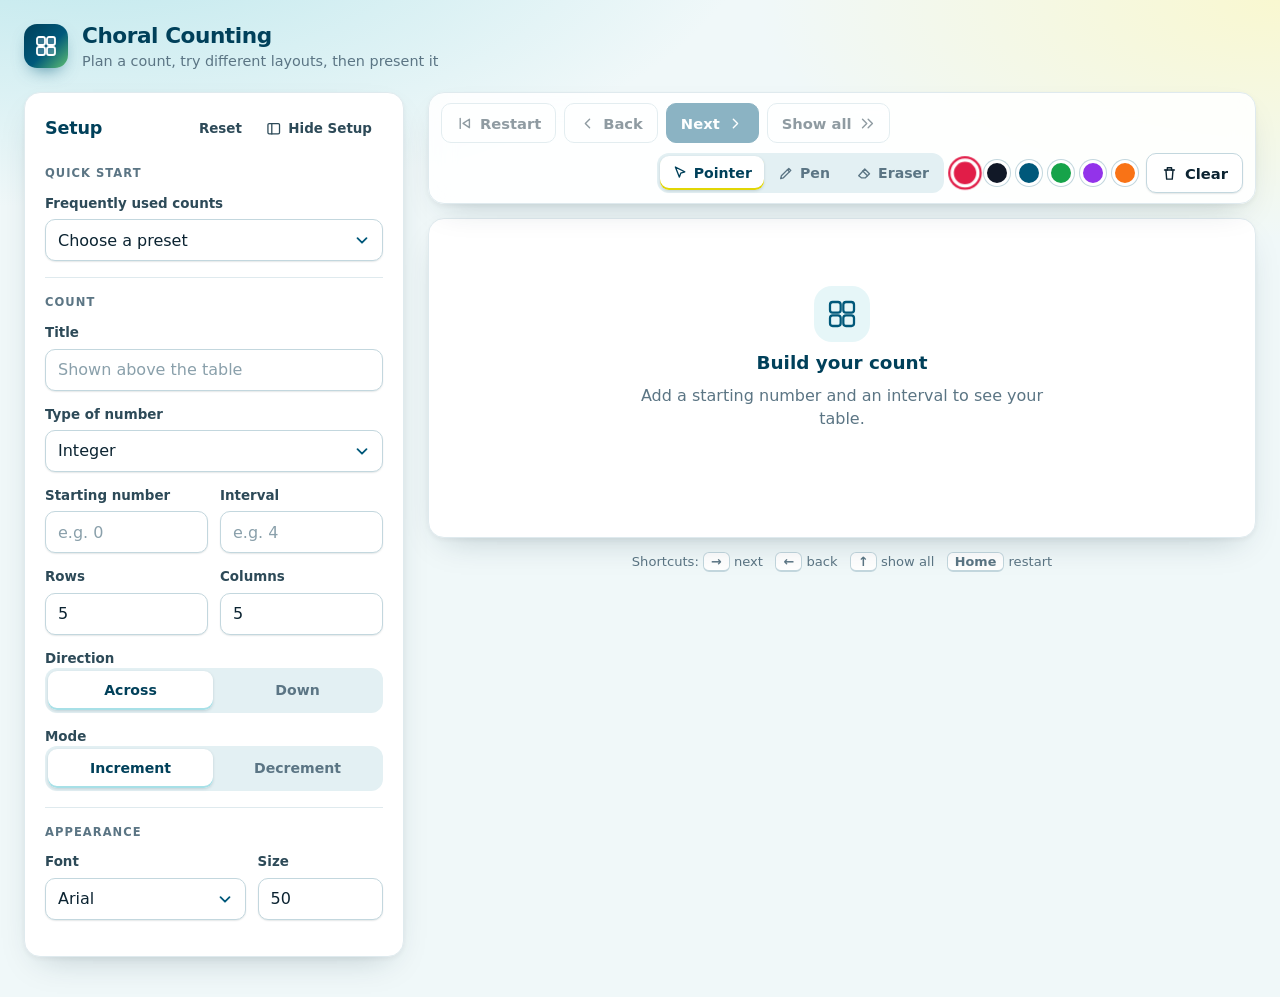
<file: rsc/html/index.html>
<!doctype html>
<html lang="en">
<head>
    <meta charset="utf-8" />
    <meta name="viewport" content="width=device-width, initial-scale=1, viewport-fit=cover" />
    <meta name="theme-color" content="#00587a" />
    <title>Choral Counting</title>
    <link rel="icon" href="../img/coral_icon.png" type="image/png" />
    <link rel="apple-touch-icon" href="../img/coral_icon.png" />

    <!-- Local files. Because the scripts are ES modules, open this page through a local web server
         (for example the VS Code "Live Server" extension) rather than double-clicking the file. -->
    <link rel="stylesheet" href="../css/styles.css" />
    <script type="module" src="../js/index.js"></script>

    <!-- Hosted copy (jsDelivr). After pushing these changes to GitHub, swap the two local lines above
         for these and point them at the new commit:
    <link rel="stylesheet" href="https://cdn.jsdelivr.net/gh/CalebCanham/ChoralCountingTool@main/rsc/css/styles.css">
    <script type="module" src="https://cdn.jsdelivr.net/gh/CalebCanham/ChoralCountingTool@main/rsc/js/index.js"></script>
    -->
</head>

<body>
    <header class="app-header">
        <div class="brand">
            <span class="brand-mark" aria-hidden="true">
                <svg viewBox="0 0 24 24"><rect x="3" y="3" width="8" height="8" rx="2"/><rect x="13" y="3" width="8" height="8" rx="2"/><rect x="3" y="13" width="8" height="8" rx="2"/><rect x="13" y="13" width="8" height="8" rx="2"/></svg>
            </span>
            <div>
                <h1>Choral Counting</h1>
                <p>Plan a count, try different layouts, then present it</p>
            </div>
        </div>
    </header>

    <main class="layout" id="layout">

        <!-- ===================================== SETUP ===================================== -->
        <aside class="panel settings" id="settings" aria-label="Count settings">
            <div class="panel-head">
                <h2>Setup</h2>
                <div class="panel-actions">
                    <button id="resetBtn" class="btn btn-ghost btn-sm" type="button">Reset</button>
                    <button id="hideSetupBtn" class="btn btn-ghost btn-sm" type="button" aria-expanded="true" aria-controls="settings" title="Give the table the whole screen">
                        <svg class="icon" viewBox="0 0 24 24"><rect x="3" y="4" width="18" height="16" rx="2"/><path d="M9 4v16"/></svg>
                        <span>Hide Setup</span>
                    </button>
                </div>
            </div>

            <form id="count-settings" autocomplete="off" novalidate>

                <section class="group">
                    <h3 class="group-title">Quick start</h3>
                    <div class="group-body">
                        <div class="field full">
                            <label for="frequently-used">Frequently used counts</label>
                            <select id="frequently-used" name="frequently-used">
                                <option value="" selected disabled>Choose a preset</option>
                            </select>
                        </div>
                    </div>
                </section>

                <section class="group">
                    <h3 class="group-title">Count</h3>
                    <div class="group-body">
                        <div class="field full">
                            <label for="title">Title</label>
                            <input id="title" name="title" type="text" placeholder="Shown above the table" />
                        </div>

                        <div class="field full">
                            <label for="type-of-number">Type of number</label>
                            <select id="type-of-number" name="type-of-number"></select>
                        </div>

                        <div class="pair full">
                            <div class="field">
                                <label for="starting-number">Starting number</label>
                                <input id="starting-number" name="starting-number" type="text" inputmode="text" placeholder="e.g. 0" />
                            </div>
                            <div class="field">
                                <label for="interval">Interval</label>
                                <input id="interval" name="interval" type="text" inputmode="text" placeholder="e.g. 4" />
                            </div>
                        </div>

                        <div class="pair full">
                            <div class="field">
                                <label for="rows">Rows</label>
                                <input id="rows" name="rows" type="number" inputmode="numeric" min="1" max="100" step="1" placeholder="e.g. 5" />
                            </div>
                            <div class="field">
                                <label for="columns">Columns</label>
                                <input id="columns" name="columns" type="number" inputmode="numeric" min="1" max="30" step="1" placeholder="e.g. 5" />
                            </div>
                        </div>

                        <fieldset class="field">
                            <legend>Direction</legend>
                            <div class="segmented">
                                <input type="radio" name="direction" id="direction-across" value="across" checked />
                                <label for="direction-across">Across</label>
                                <input type="radio" name="direction" id="direction-down" value="down" />
                                <label for="direction-down">Down</label>
                            </div>
                        </fieldset>

                        <fieldset class="field">
                            <legend>Mode</legend>
                            <div class="segmented">
                                <input type="radio" name="mode" id="mode-increment" value="increment" checked />
                                <label for="mode-increment">Increment</label>
                                <input type="radio" name="mode" id="mode-decrement" value="decrement" />
                                <label for="mode-decrement">Decrement</label>
                            </div>
                        </fieldset>
                    </div>
                </section>

                <section class="group hidden" id="fractionOptions">
                    <h3 class="group-title">Fraction options</h3>
                    <div class="group-body">
                        <fieldset class="field">
                            <legend>Fraction type</legend>
                            <div class="segmented">
                                <input type="radio" name="fractionType" id="fractionType-improper" value="improper" checked />
                                <label for="fractionType-improper">Improper</label>
                                <input type="radio" name="fractionType" id="fractionType-mixed" value="mixed" />
                                <label for="fractionType-mixed">Mixed</label>
                            </div>
                        </fieldset>

                        <fieldset class="field">
                            <legend>Fraction form</legend>
                            <div class="segmented">
                                <input type="radio" name="fractionForm" id="fractionForm-simplified" value="simplified" checked />
                                <label for="fractionForm-simplified">Simplified</label>
                                <input type="radio" name="fractionForm" id="fractionForm-unsimplified" value="unsimplified" />
                                <label for="fractionForm-unsimplified">Unsimplified</label>
                            </div>
                        </fieldset>
                    </div>
                </section>

                <section class="group hidden" id="decimalOptions">
                    <h3 class="group-title">Decimal options</h3>
                    <div class="group-body">
                        <fieldset class="field full">
                            <legend>Decimal places</legend>
                            <div class="segmented">
                                <input type="radio" name="decimals" id="decimals-minimal" value="minimal" checked />
                                <label for="decimals-minimal">Minimal</label>
                                <input type="radio" name="decimals" id="decimals-consistent" value="consistent" />
                                <label for="decimals-consistent">Consistent</label>
                            </div>
                        </fieldset>
                    </div>
                </section>

                <section class="group">
                    <h3 class="group-title">Appearance</h3>
                    <div class="group-body">
                        <div class="pair full pair-wide-first">
                            <div class="field">
                                <label for="font">Font</label>
                                <select id="font" name="font"></select>
                            </div>
                            <div class="field">
                                <label for="font-size">Size</label>
                                <input id="font-size" name="font-size" type="number" inputmode="numeric" min="10" max="200" step="1" placeholder="50" />
                            </div>
                        </div>
                    </div>
                </section>
            </form>
        </aside>

        <!-- ================================= PRESENTATION ================================== -->
        <section class="present" id="presentation" aria-label="Presentation">

            <div class="toolbar" role="toolbar" aria-label="Presentation controls">
                <div class="toolbar-group" role="group" aria-label="Reveal numbers">
                    <button id="restartBtn" class="btn" type="button" aria-label="Restart" title="Restart (Home)">
                        <svg class="icon" viewBox="0 0 24 24"><path d="M6 5v14"/><path d="M19 6l-9 6 9 6z"/></svg>
                        <span class="btn-label">Restart</span>
                    </button>
                    <button id="removeBtn" class="btn" type="button" aria-label="Back" title="Back (left arrow)">
                        <svg class="icon" viewBox="0 0 24 24"><path d="M15 6l-6 6 6 6"/></svg>
                        <span class="btn-label">Back</span>
                    </button>
                    <button id="nextBtn" class="btn btn-primary" type="button" aria-label="Next" title="Next (right arrow)">
                        <span class="btn-label btn-label-keep">Next</span>
                        <svg class="icon" viewBox="0 0 24 24"><path d="M9 6l6 6-6 6"/></svg>
                    </button>
                    <button id="showAllBtn" class="btn" type="button" aria-label="Show all" title="Show all (up arrow)">
                        <span class="btn-label">Show all</span>
                        <svg class="icon" viewBox="0 0 24 24"><path d="M5 6l6 6-6 6"/><path d="M13 6l6 6-6 6"/></svg>
                    </button>
                </div>

                <span class="progress" id="progress" aria-live="polite"></span>

                <div class="toolbar-group toolbar-draw" role="group" aria-label="Drawing tools">
                    <div class="seg" role="group" aria-label="Drawing tool">
                        <button class="seg-btn" type="button" data-tool="none" aria-pressed="true" title="Pointer: no drawing">
                            <svg class="icon" viewBox="0 0 24 24"><path d="M5 3l14 7-6 2-2 6z"/></svg>
                            <span class="btn-label">Pointer</span>
                        </button>
                        <button class="seg-btn" type="button" data-tool="pen" aria-pressed="false" title="Pen">
                            <svg class="icon" viewBox="0 0 24 24"><path d="M4 20l1-4L16 5l3 3L8 19z"/><path d="M14 7l3 3"/></svg>
                            <span class="btn-label">Pen</span>
                        </button>
                        <button class="seg-btn" type="button" data-tool="eraser" aria-pressed="false" title="Eraser">
                            <svg class="icon" viewBox="0 0 24 24"><path d="M4 16l9-10 7 7-6 6H8z"/><path d="M10 9l7 7"/></svg>
                            <span class="btn-label">Eraser</span>
                        </button>
                    </div>

                    <div class="swatches" role="group" aria-label="Pen color">
                        <button class="swatch" type="button" data-color="#e11d48" style="--swatch:#e11d48" aria-label="Red" title="Red" aria-pressed="false"></button>
                        <button class="swatch" type="button" data-color="#111827" style="--swatch:#111827" aria-label="Black" title="Black" aria-pressed="false"></button>
                        <button class="swatch" type="button" data-color="#00587a" style="--swatch:#00587a" aria-label="Teal" title="Teal" aria-pressed="false"></button>
                        <button class="swatch" type="button" data-color="#16a34a" style="--swatch:#16a34a" aria-label="Green" title="Green" aria-pressed="false"></button>
                        <button class="swatch" type="button" data-color="#9333ea" style="--swatch:#9333ea" aria-label="Purple" title="Purple" aria-pressed="false"></button>
                        <button class="swatch" type="button" data-color="#f97316" style="--swatch:#f97316" aria-label="Orange" title="Orange" aria-pressed="false"></button>
                    </div>

                    <button id="clearBtn" class="btn" type="button" aria-label="Clear drawing" title="Clear drawing">
                        <svg class="icon" viewBox="0 0 24 24"><path d="M5 7h14"/><path d="M9 7V4h6v3"/><path d="M7 7l1 13h8l1-13"/></svg>
                        <span class="btn-label">Clear</span>
                    </button>
                </div>

                <!-- Only visible while the setup panel is hidden -->
                <button id="showSetupBtn" class="btn hidden" type="button" aria-controls="settings" title="Show the setup panel">
                    <svg class="icon" viewBox="0 0 24 24"><rect x="3" y="4" width="18" height="16" rx="2"/><path d="M9 4v16"/></svg>
                    <span class="btn-label btn-label-keep">Show Setup</span>
                </button>
            </div>

            <!-- The stage is the drawing surface: the table plus the space around it -->
            <div class="stage" id="stage" data-tool="none">
                <h2 class="stage-title hidden" id="stageTitle"></h2>

                <div id="choralTable" class="table-host"></div>

                <div class="empty-state" id="emptyState" data-kind="incomplete">
                    <svg class="empty-icon" viewBox="0 0 24 24" aria-hidden="true"><rect x="3" y="3" width="8" height="8" rx="2"/><rect x="13" y="3" width="8" height="8" rx="2"/><rect x="3" y="13" width="8" height="8" rx="2"/><rect x="13" y="13" width="8" height="8" rx="2"/></svg>
                    <p class="empty-title" id="emptyTitle">Build your count</p>
                    <p class="empty-message" id="emptyMessage">Choose a preset, or fill in the settings.</p>
                </div>

                <canvas class="draw-canvas" id="drawCanvas"></canvas>
                <div class="draw-cursor" id="drawCursor" aria-hidden="true"></div>
            </div>

            <p class="shortcut-hint">Shortcuts: <kbd>&rarr;</kbd> next &nbsp; <kbd>&larr;</kbd> back &nbsp; <kbd>&uarr;</kbd> show all &nbsp; <kbd>Home</kbd> restart</p>
        </section>
    </main>
</body>
</html>
</file>
<file: rsc/css/styles.css>
/* =====================================================================================
   Choral Counting Tool
   1. Foundations    2. Layout        3. Settings panel   4. Controls
   5. Toolbar        6. Stage / table 7. Drawing          8. Responsive
   ===================================================================================== */

/* ---------------------------------------------------------------- 1. Foundations */
*, *::before, *::after { box-sizing: border-box; }

:root {
    /* Palette: sky #A7E0E7 · white #FFFFFF · sun #E1D605 · leaf #5FBF72 · teal #00587A */
    --teal: #00587a;
    --teal-deep: #00405a;
    --teal-glow: rgba(0, 88, 122, .22);
    --sky: #a7e0e7;
    --sky-tint: #e6f6f8;
    --sun: #e1d605;
    --sun-tint: #faf8cc;
    --leaf: #5fbf72;
    --leaf-tint: #e4f6e8;
    --leaf-ink: #22703a;

    --bg: #f0f8f9;
    --surface: #ffffff;
    --ink: #0b2331;
    --ink-soft: #2d4a58;
    --muted: #5b7584;
    --line: #dfeaee;
    --line-strong: #c3d7de;
    --track: #e3f0f3;

    --danger: #b42318;
    --danger-soft: #fdf1ef;

    --radius: 16px;
    --radius-sm: 10px;
    --shadow-sm: 0 1px 2px rgba(0, 45, 60, .07), 0 1px 1px rgba(0, 45, 60, .04);
    --shadow: 0 14px 34px -16px rgba(0, 45, 60, .26), 0 2px 6px rgba(0, 45, 60, .05);

    --font-ui: "Inter", system-ui, -apple-system, "Segoe UI", Roboto, "Helvetica Neue", Arial, sans-serif;
    --control-height: 42px;
}

html { -webkit-text-size-adjust: 100%; }

body {
    margin: 0;
    min-height: 100vh;
    font-family: var(--font-ui);
    color: var(--ink);
    line-height: 1.45;
    background:
        radial-gradient(1100px 480px at 6% -10%, rgba(167, 224, 231, .75) 0%, transparent 62%),
        radial-gradient(900px 420px at 100% 0%, rgba(250, 248, 204, .9) 0%, transparent 58%),
        var(--bg);
    background-attachment: fixed;
}

h1, h2, h3, p { margin: 0; }

.hidden { display: none !important; }

.icon {
    width: 1.15em;
    height: 1.15em;
    flex: none;
    fill: none;
    stroke: currentColor;
    stroke-width: 2;
    stroke-linecap: round;
    stroke-linejoin: round;
}

/* ---------------------------------------------------------------- 2. Layout */
.app-header {
    max-width: 1800px;
    margin: 0 auto;
    padding: 20px 24px 0;
}

.brand { display: flex; align-items: center; gap: 14px; }

.brand-mark {
    display: grid;
    place-items: center;
    width: 44px;
    height: 44px;
    border-radius: 13px;
    color: #fff;
    background: linear-gradient(135deg, var(--teal-deep), var(--teal) 55%, var(--leaf));
    box-shadow: 0 8px 18px -8px rgba(0, 88, 122, .75);
}
.brand-mark svg { width: 24px; height: 24px; fill: rgba(255, 255, 255, .22); stroke: currentColor; stroke-width: 1.8; }

.brand h1 { font-size: 1.35rem; font-weight: 750; letter-spacing: -.02em; color: var(--teal-deep); }
.brand p { color: var(--muted); font-size: .9rem; }

.layout {
    display: grid;
    grid-template-columns: 380px minmax(0, 1fr);
    gap: 24px;
    align-items: start;
    max-width: 1800px;
    margin: 0 auto;
    padding: 20px 24px 40px;
}

/* "Hide Setup" gives the presentation the whole width */
.layout.is-focus { grid-template-columns: minmax(0, 1fr); }
.layout.is-focus .settings { display: none; }

.panel {
    background: var(--surface);
    border: 1px solid var(--line);
    border-radius: var(--radius);
    box-shadow: var(--shadow);
}

/* ---------------------------------------------------------------- 3. Settings panel */
.settings {
    position: sticky;
    top: 16px;
    max-height: calc(100vh - 32px);
    overflow-y: auto;
    overscroll-behavior: contain;
    padding: 20px;
}

.panel-head {
    display: flex;
    align-items: center;
    justify-content: space-between;
    gap: 8px;
    margin-bottom: 4px;
}
.panel-head h2 { font-size: 1.1rem; font-weight: 700; letter-spacing: -.01em; color: var(--teal-deep); }
.panel-actions { display: flex; align-items: center; gap: 2px; }

.group { padding: 16px 0; border-top: 1px solid var(--line); }
.group:first-of-type { border-top: 0; }

.group-title {
    margin-bottom: 12px;
    color: var(--muted);
    font-size: .72rem;
    font-weight: 700;
    letter-spacing: .09em;
    text-transform: uppercase;
}

.group-body { display: grid; grid-template-columns: 1fr; gap: 14px; }
.group-body > .full { grid-column: 1 / -1; }

.pair { display: grid; grid-template-columns: 1fr 1fr; gap: 12px; }
.pair-wide-first { grid-template-columns: 1.6fr 1fr; }

.field { display: flex; flex-direction: column; gap: 6px; min-width: 0; margin: 0; padding: 0; border: 0; }

.field > label,
.field > legend {
    padding: 0;
    color: var(--ink-soft);
    font-size: .84rem;
    font-weight: 600;
}

/* ---------------------------------------------------------------- 4. Controls */
input[type="text"],
input[type="number"],
select {
    width: 100%;
    min-width: 0;
    height: var(--control-height);
    padding: 0 12px;
    color: var(--ink);
    font: inherit;
    font-size: 1rem; /* 16px stops iOS zooming into the field */
    background: #fff;
    border: 1px solid var(--line-strong);
    border-radius: var(--radius-sm);
    box-shadow: var(--shadow-sm);
    transition: border-color .15s, box-shadow .15s;
}

input::placeholder { color: #8aa0ab; }

select {
    appearance: none;
    -webkit-appearance: none;
    padding-right: 36px;
    text-overflow: ellipsis;
    background-image: url("data:image/svg+xml,%3Csvg xmlns='http://www.w3.org/2000/svg' viewBox='0 0 20 20' fill='none' stroke='%2300587a' stroke-width='2' stroke-linecap='round' stroke-linejoin='round'%3E%3Cpath d='M5 8l5 5 5-5'/%3E%3C/svg%3E");
    background-repeat: no-repeat;
    background-position: right 11px center;
    background-size: 18px;
}

input:hover, select:hover { border-color: #8fb8c4; }

input:focus-visible,
select:focus-visible,
.btn:focus-visible,
.seg-btn:focus-visible,
.swatch:focus-visible {
    outline: none;
    border-color: var(--teal);
    box-shadow: 0 0 0 4px var(--teal-glow);
}

/* Segmented radio control (Direction, Mode, fraction options ...) */
.segmented {
    position: relative;
    display: grid;
    grid-auto-flow: column;
    grid-auto-columns: 1fr;
    gap: 2px;
    padding: 3px;
    background: var(--track);
    border-radius: 12px;
}

.segmented input {
    position: absolute;
    width: 1px;
    height: 1px;
    margin: -1px;
    overflow: hidden;
    clip: rect(0 0 0 0);
    white-space: nowrap;
}

.segmented label {
    display: block;
    padding: 9px 8px;
    color: var(--muted);
    font-size: .88rem;
    font-weight: 600;
    text-align: center;
    border-radius: 9px;
    cursor: pointer;
    user-select: none;
    transition: background .15s, color .15s, box-shadow .15s;
}

.segmented label:hover { color: var(--ink); }

.segmented input:checked + label {
    color: var(--teal-deep);
    background: #fff;
    box-shadow: 0 1px 3px rgba(0, 45, 60, .16), inset 0 -2px 0 var(--sky);
}

.segmented input:focus-visible + label { box-shadow: 0 0 0 3px var(--teal-glow); }

/* Buttons */
.btn {
    display: inline-flex;
    align-items: center;
    justify-content: center;
    gap: 7px;
    min-height: 40px;
    padding: 0 14px;
    color: var(--ink);
    font: inherit;
    font-size: .92rem;
    font-weight: 600;
    white-space: nowrap;
    background: #fff;
    border: 1px solid var(--line-strong);
    border-radius: var(--radius-sm);
    box-shadow: var(--shadow-sm);
    cursor: pointer;
    touch-action: manipulation;
    transition: background .15s, border-color .15s, transform .05s, box-shadow .15s;
}

.btn:hover:not(:disabled) { background: var(--sky-tint); border-color: #8fb8c4; }
.btn:active:not(:disabled) { transform: translateY(1px); }
.btn:disabled { opacity: .45; cursor: not-allowed; box-shadow: none; }

.btn-primary { color: #fff; background: var(--teal); border-color: var(--teal); box-shadow: 0 6px 14px -6px rgba(0, 88, 122, .75); }
.btn-primary:hover:not(:disabled) { background: var(--teal-deep); border-color: var(--teal-deep); }

.btn-ghost { background: transparent; border-color: transparent; box-shadow: none; color: var(--ink-soft); }
.btn-ghost:hover:not(:disabled) { background: var(--sky-tint); border-color: transparent; color: var(--teal-deep); }

.btn-sm { min-height: 32px; padding: 0 10px; font-size: .84rem; }

/* ---------------------------------------------------------------- 5. Toolbar */
.present { display: flex; flex-direction: column; gap: 14px; min-width: 0; }

.toolbar {
    position: sticky;
    top: 12px;
    z-index: 20;
    display: flex;
    flex-wrap: wrap;
    align-items: center;
    gap: 10px 16px;
    padding: 10px 12px;
    background: rgba(255, 255, 255, .88);
    border: 1px solid var(--line);
    border-radius: var(--radius);
    box-shadow: var(--shadow);
    -webkit-backdrop-filter: blur(12px);
    backdrop-filter: blur(12px);
}

.toolbar-group { display: flex; flex-wrap: wrap; align-items: center; gap: 8px; }
.toolbar-draw { margin-left: auto; }

.progress {
    padding: 5px 11px;
    color: var(--leaf-ink);
    font-size: .84rem;
    font-weight: 700;
    font-variant-numeric: tabular-nums;
    white-space: nowrap;
    background: var(--leaf-tint);
    border-radius: 999px;
}
.progress:empty { display: none; }

.seg {
    display: inline-flex;
    gap: 2px;
    padding: 3px;
    background: var(--track);
    border-radius: 12px;
}

.seg-btn {
    display: inline-flex;
    align-items: center;
    gap: 6px;
    min-height: 34px;
    padding: 0 12px;
    color: var(--muted);
    font: inherit;
    font-size: .88rem;
    font-weight: 600;
    background: transparent;
    border: 0;
    border-radius: 9px;
    cursor: pointer;
    touch-action: manipulation;
    transition: background .15s, color .15s, box-shadow .15s;
}
.seg-btn:hover { color: var(--ink); }
.seg-btn.is-active {
    color: var(--teal-deep);
    background: #fff;
    box-shadow: 0 1px 3px rgba(0, 45, 60, .16), inset 0 -2px 0 var(--sun);
}

.swatches { display: flex; align-items: center; gap: 6px; }

.swatch {
    width: 26px;
    height: 26px;
    padding: 0;
    background: var(--swatch);
    border: 3px solid #fff;
    border-radius: 50%;
    box-shadow: 0 0 0 1px var(--line-strong);
    cursor: pointer;
    touch-action: manipulation;
    transition: transform .12s, box-shadow .12s;
}
.swatch:hover { transform: scale(1.12); }
.swatch.is-active { box-shadow: 0 0 0 2px var(--swatch); transform: scale(1.12); }

/* ---------------------------------------------------------------- 6. Stage / table */
.stage {
    position: relative;
    min-height: 320px;
    padding: clamp(16px, 3vw, 44px);
    overflow: hidden;
    background: #fff;
    border: 1px solid var(--line);
    border-radius: var(--radius);
    box-shadow: var(--shadow);
}

.stage-title {
    margin-bottom: .7em;
    font-size: clamp(1.3rem, 2.6vw, 2.1rem);
    font-weight: 750;
    line-height: 1.2;
    letter-spacing: -.02em;
    text-align: center;
    color: var(--teal-deep);
    overflow-wrap: anywhere;
}

/* A short sun-yellow rule under the title */
.stage-title::after {
    content: "";
    display: block;
    width: 56px;
    height: 4px;
    margin: .45em auto 0;
    background: var(--sun);
    border-radius: 999px;
}

.table-host { width: 100%; }

.choral-table {
    width: 100%;
    table-layout: fixed;
    border-collapse: collapse;
    color: #0b1a22;
    line-height: 1.2;
    /* Equal-width digits in lining style so place values stack exactly (even in fonts like
       Georgia, whose default digits are old-style and vary in width and height). */
    font-variant-numeric: lining-nums tabular-nums;
}

/* Every numeral is right-justified so ones sit above ones, tens above tens, and so on. */
.cc-cell {
    padding: .4em .6em;
    text-align: right;
    vertical-align: middle;
    white-space: nowrap;
    border: 0;
}

.cc-num { display: inline-block; transition: opacity .2s ease, visibility .2s; }

/* Hidden cells still take up their space, so nothing moves when numbers appear */
.cc-cell.is-hidden .cc-num { opacity: 0; visibility: hidden; }

.cc-num sup { font-size: .6em; line-height: 0; }

/* Stacked fractions; a whole number (mixed form) sits to their left */
.cc-mixed { display: inline-flex; align-items: center; gap: .28em; }
.cc-frac {
    display: inline-flex;
    flex-direction: column;
    align-items: center;
    padding: 0 .08em;
    font-size: .9em;
    line-height: 1.1;
}
.cc-bar {
    align-self: stretch;
    height: 0;
    margin: .1em 0;
    border-top: max(2px, .055em) solid currentColor;
}

.empty-state {
    display: flex;
    flex-direction: column;
    align-items: center;
    gap: 8px;
    max-width: 440px;
    margin: 28px auto;
    text-align: center;
}
.empty-icon {
    width: 56px;
    height: 56px;
    padding: 12px;
    color: var(--teal);
    fill: none;
    stroke: currentColor;
    stroke-width: 1.7;
    background: var(--sky-tint);
    border-radius: 18px;
}
.empty-title { font-size: 1.15rem; font-weight: 700; color: var(--teal-deep); }
.empty-message { color: var(--muted); }
.empty-state[data-kind="invalid"] .empty-icon { color: var(--danger); background: var(--danger-soft); }
.empty-state[data-kind="invalid"] .empty-title { color: var(--danger); }

.shortcut-hint { color: var(--muted); font-size: .82rem; text-align: center; }
kbd {
    padding: 1px 7px;
    font: inherit;
    font-size: .8rem;
    font-weight: 600;
    background: #fff;
    border: 1px solid var(--line-strong);
    border-bottom-width: 2px;
    border-radius: 6px;
}

/* ---------------------------------------------------------------- 7. Drawing */
/* The canvas covers the stage (table + the space around it) and nothing else. */
.draw-canvas {
    position: absolute;
    top: 0;
    left: 0;
    z-index: 5;
    width: 100%;
    height: 100%;
    pointer-events: none; /* with the Pointer tool the canvas is invisible to the mouse and to touch scrolling */
    -webkit-user-select: none;
    user-select: none;
}

.stage[data-tool="pen"] .draw-canvas,
.stage[data-tool="eraser"] .draw-canvas {
    pointer-events: auto;
    touch-action: none;
    cursor: none;
}

/* Cursor dot: only shown while pen / eraser is active and the pointer is over the stage */
.draw-cursor {
    position: absolute;
    top: 0;
    left: 0;
    z-index: 6;
    display: none;
    pointer-events: none;
    border-radius: 50%;
    box-shadow: 0 0 0 1.5px #fff, 0 0 0 2.5px rgba(0, 45, 60, .35);
    will-change: transform;
}
.draw-cursor.is-eraser {
    background: rgba(255, 255, 255, .45);
    box-shadow: 0 0 0 2px rgba(0, 45, 60, .55);
}

/* ---------------------------------------------------------------- 8. Responsive */
/* Tablets and below: settings stack above the presentation */
@media (max-width: 1023px) {
    .layout { grid-template-columns: minmax(0, 1fr); gap: 16px; padding: 16px 16px 32px; }
    .app-header { padding: 16px 16px 0; }
    .settings { position: static; max-height: none; }
}

/* Tablet portrait: settings sit side by side so the table is not pushed off the screen */
@media (min-width: 640px) and (max-width: 1023px) {
    .settings form { display: grid; grid-template-columns: 1fr 1fr; column-gap: 28px; }
    .settings .group:first-of-type { grid-column: 1 / -1; }
    .settings .group:nth-of-type(2) { border-top: 1px solid var(--line); }
    .settings .group:nth-of-type(n+3) { border-top: 1px solid var(--line); }
}

/* Phones */
@media (max-width: 699px) {
    .toolbar { position: static; padding: 8px; gap: 8px 10px; }
    .toolbar-group { width: 100%; justify-content: space-between; }
    .toolbar-group .btn { flex: 1 1 0; }
    .toolbar-draw { margin-left: 0; }
    .toolbar-draw .btn { flex: 0 0 auto; }
    .swatches { order: 3; width: 100%; justify-content: space-between; padding: 0 4px; }
    .btn-label:not(.btn-label-keep) { display: none; }
    .btn { padding: 0 12px; }
    .seg-btn { padding: 0 14px; }
    .progress { order: 1; width: 100%; text-align: center; }
    .toolbar-draw { order: 2; }
    #showSetupBtn { order: 3; }
    .stage { min-height: 240px; border-radius: 14px; }
    .brand p { display: none; }
    .shortcut-hint { display: none; }
}

/* Touch screens get bigger targets */
@media (pointer: coarse) {
    :root { --control-height: 46px; }
    .btn { min-height: 44px; }
    .seg-btn { min-height: 38px; }
    .swatch { width: 32px; height: 32px; }
    .segmented label { padding: 11px 8px; }
    .shortcut-hint { display: none; }
}

@media (prefers-reduced-motion: reduce) {
    * { transition: none !important; }
}
</file>
